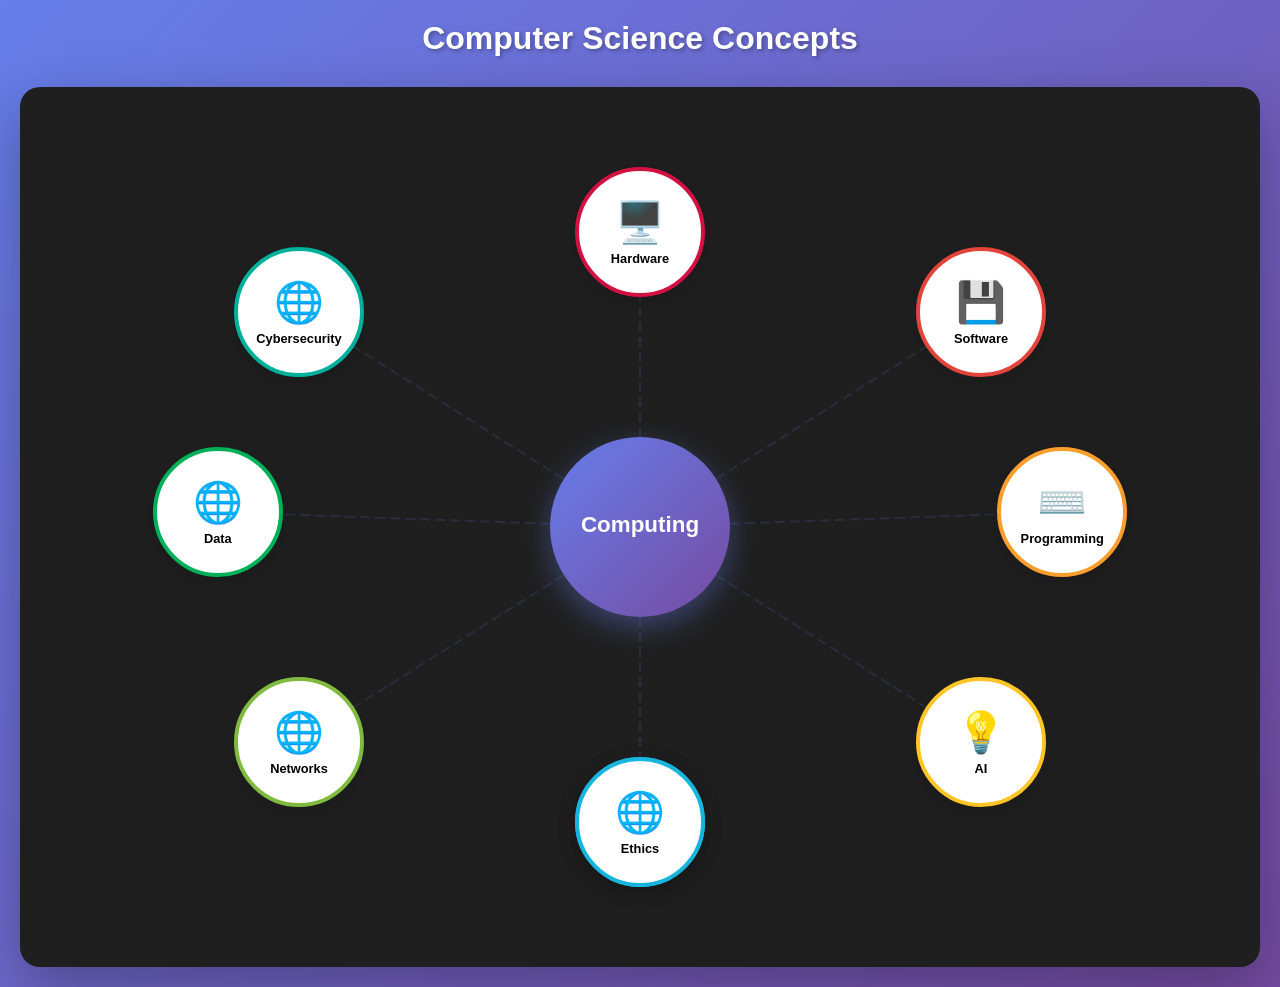
<file: cs-info-flowchart.html>
<!DOCTYPE html>
<html lang="en">
<head>
    <meta charset="UTF-8">
    <meta name="viewport" content="width=device-width, initial-scale=1.0">
    <title>CS Concepts - Relationship Visualization</title>

<!-- ===============================
                CSS 
===============================. -->
    <style>
        * {
            margin: 0;
            padding: 0;
            box-sizing: border-box;
        }
        
        body {
            font-family: 'Segoe UI', Tahoma, Geneva, Verdana, sans-serif;
            background: linear-gradient(135deg, #667eea 0%, #764ba2 100%);
            min-height: 100vh;
            padding: 20px;
            display: flex;
            flex-direction: column;
            align-items: center;
        }
        
        h1 {
            color: white;
            text-align: center;
            margin-bottom: 30px;
            font-size: 2em;
            text-shadow: 2px 2px 4px rgba(0,0,0,0.3);
        }
        
        .container {
            background: #1f1f1f;
            border-radius: 20px;
            padding: 40px;
            box-shadow: 0 20px 60px rgba(0,0,0,0.3);
            max-width: 1400px;
            width: 100%;
            position: relative;
        }
        
        .diagram {
            position: relative;
            width: 100%;
            height: 800px;
        }
        
        .central-node {
            position: absolute;
            left: 50%;
            top: 50%;
            transform: translate(-50%, -50%);
            width: 180px;
            height: 180px;
            background: linear-gradient(135deg, #667eea 0%, #764ba2 100%);
            border-radius: 50%;
            display: flex;
            flex-direction: column;
            align-items: center;
            justify-content: center;
            color: white;
            font-weight: bold;
            font-size: 1.4em;
            box-shadow: 0 10px 30px rgba(102, 126, 234, 0.4);
            z-index: 10;
        }
        
        .central-node .subtitle {
            font-size: 0.5em;
            font-weight: normal;
            margin-top: 5px;
            opacity: 0.9;
        }
        
        #display-box {
            position: absolute;
            left: 50%;
            top: 72%;
            transform: translate(-50%, -50%);
            width: 650px;
            min-height: 350px;
            background: #1e1e1e;
            color: #d4d4d4;
            padding: 25px;
            border-radius: 12px;
            box-shadow: 0 15px 45px rgba(0,0,0,0.4);
            border: 1px solid #333;
            font-family: 'Consolas', 'Monaco', 'Courier New', monospace;
            font-size: 0.9em;
            line-height: 1.4;
            z-index: 20;
            opacity: 0;
            transition: opacity 0.3s ease, transform 0.3s ease;
            pointer-events: none;
            display: flex;
            flex-direction: column;
        }

        #display-box.show {
            opacity: 1;
            transform: translate(-50%, -52%);
        }

        #display-box h4 {
            color: #667eea;
            margin-bottom: 10px;
            border-bottom: 1px solid #333;
            padding-bottom: 5px;
            font-family: 'Segoe UI', sans-serif;
        }

        .flowchart-svg {
            width: 100%;
            height: 200px;
            margin-top: 10px;
        }
        .flowchart-svg text {
            font-family: 'Segoe UI', sans-serif;
            font-size: 11px;
            fill: #d4d4d4;
        }
        .flow-rect { fill: #2d2d2d; stroke: #667eea; stroke-width: 1.5; }
        .flow-diamond { fill: #2d2d2d; stroke: #2ecc71; stroke-width: 1.5; }
        .flow-arrow { stroke: #667eea; stroke-width: 1.5; fill: none; marker-end: url(#arrowhead); }

        .datatype-table {
            width: 100%;
            border-collapse: collapse;
            margin-top: 10px;
            font-family: 'Segoe UI', sans-serif;
            background: #252526;
            color: #d4d4d4;
        }
        .datatype-table th, .datatype-table td {
            border: 1px solid #3e3e42;
            padding: 8px;
            text-align: left;
        }
        .datatype-table th { background-color: #333333; color: #667eea; }
        
        .concept-node {
            position: absolute;
            width: 130px;
            height: 130px;
            background: white;
            border: 4px solid #667eea;
            border-radius: 50%;
            display: flex;
            flex-direction: column;
            align-items: center;
            justify-content: center;
            text-align: center;
            box-shadow: 0 5px 20px rgba(0,0,0,0.15);
            cursor: pointer;
            transition: all 0.3s ease;
            z-index: 5;
        }
        
        .concept-node:hover { transform: scale(1.1); }
        .concept-node .icon { font-size: 2.5em; margin-bottom: 5px; }
        .concept-node h3 { font-size: 0.8em; margin: 0; font-weight: bold; }
        
        /*

        Palette:    
            - d11141
            - e2443b
            - f37735
            - f99e2d
            - ffc425
            - 80bb3f
            - 00b159
            - 00b09a
            - 17b5de
        */

        #hardware { left: 50%; top: 5%; transform: translateX(-50%); border-color: #d11141; }
            #cpu { left: 50%; top: 5%; transform: translateX(-50%); border-color: #d11141; }
        #software { right: 15%; top: 15%; border-color: #e2443b; }
        #programming { right: 8%; top: 40%; border-color: #f99e2d; }
        #ai { right: 15%; bottom: 15%; border-color: #ffc425; }
        #networks { left: 15%; bottom: 15%; border-color: #80bb3f; }
        #data { left: 8%; top: 40%; border-color: #00b159; }
        #cybersecurity { left: 15%; top: 15%; border-color: #00b09a; }
        #ethics { left: 50%; bottom: 5%; transform: translateX(-50%); border-color: #17b5de; }

        svg#connections-svg {
            position: absolute;
            top: 0;
            left: 0;
            width: 100%;
            height: 100%;
            pointer-events: none;
            z-index: 1;
        }
        
        .connection-line {
            stroke: #667eea;
            stroke-width: 2;
            fill: none;
            opacity: 0.15;
            stroke-dasharray: 10, 5;
            transition: all 0.3s ease;
        }
        
        .connection-line.active {
            opacity: 1;
            stroke-width: 4;
            animation: flow 1s linear infinite;
        }
        
        @keyframes flow {
            from { stroke-dashoffset: 30; }
            to { stroke-dashoffset: 0; }
        }

        #memory-container {
            position: absolute;
            top: 20px;
            right: 20px;
            background: rgba(30, 30, 30, 0.95);
            padding: 15px;
            border-radius: 8px;
            opacity: 0;
            transition: opacity 0.3s ease;
            pointer-events: none;
            z-index: 20;
            border: 2px solid #e74c3c;
            display: flex;
            flex-direction: column;
            gap: 10px;
        }

        .memory-cell {
            width: 45px;
            height: 45px;
            background: #444;
            font-size: 9px;
            color: #eee;
            display: flex;
            flex-direction: column;
            align-items: center;
            justify-content: center;
            border-radius: 2px;
            font-family: monospace;
            text-align: center;
        }
        .memory-cell .addr { opacity: 0.6; font-size: 7px; }
        .memory-cell .val { font-weight: bold; margin-top: 2px; }
        .memory-cell.age { background: #e74c3c; color: white; }
        .memory-cell.grade { background: #3498db; color: white; }

        .memory-legend {
            font-size: 10px;
            color: white;
            display: flex;
            gap: 10px;
            border-top: 1px solid #444;
            padding-top: 8px;
        }
        .legend-item { display: flex; align-items: center; gap: 5px; }
        .legend-color { width: 10px; height: 10px; border-radius: 2px; }

    </style>
</head>

<!-- ===============================
            Content
=============================== -->

<body>
    <h1>Computer Science Concepts</h1>
    
    <div class="container">
        <div class="diagram" id="diagram-area">
            <svg id="connections-svg"></svg>
            
            <div class="central-node" id="central">
                <div>Computing</div>
                <div class="subtitle"></div>
            </div>

            <div id="display-box">
                <h4 id="display-title">Concept Details</h4>
                <div id="display-content"></div>
            </div>
            
            <!-- ===============================
                        Nodes
                        
            <div class="concept-node" id="CONCEPT_NAME" data-title="CONCEPT_TITLE" data-tooltip-type="TYPE" data-content="">
                <div class="icon">ICON</div>
                <h3>CONCEPT_NAME</h3>
            </div>
            =============================== -->

            <!-- LAYER ONE -->
            <!-- Hardware Node -->
            <div class="concept-node" id="hardware" data-title="Hardware" data-tooltip-type="code" layer="1" data-content=
                                                                                    "Variables map to memory addresses in RAM.

                                                                                    int age = 25;        // 4 bytes (0x00 to 0x03)
                                                                                    char grade = 'A';    // 1 byte (0x04)

                                                                                    The grid on the right shows how these are laid out in RAM.">
                <div class="icon">🖥️</div>
                <h3>Hardware</h3>
            </div>

            <!-- Software Node -->
            <div class="concept-node" id="software" data-title="Software" data-tooltip-type="TYPE" layer="1" data-content="a">
                <div class="icon">💾</div>
                <h3>Software</h3>
            </div>

            <!-- Programming Node -->
            <div class="concept-node" id="programming" data-title="Programming" data-tooltip-type="TYPE" layer="1" data-content="a">
                <div class="icon">⌨️</div>
                <h3>Programming</h3>
            </div>

            <!-- AI Node -->
            <div class="concept-node" id="ai" data-title="AI" data-tooltip-type="TYPE" layer="1" data-content="a">
                <div class="icon">💡</div>
                <h3>AI</h3>
            </div>

            <!-- Networks Node -->
            <div class="concept-node" id="networks" data-title="Networks" data-tooltip-type="TYPE" layer="1" data-content="a">
                <div class="icon">🌐</div>
                <h3>Networks</h3>
            </div>

            <!-- Cybersecurity Node -->
            <div class="concept-node" id="cybersecurity" data-title="Cybersecurity" data-tooltip-type="TYPE" layer="1" data-content="a">
                <div class="icon">🌐</div>
                <h3>Cybersecurity</h3>
            </div>

            <!-- Data Node -->
            <div class="concept-node" id="data" data-title="Data" data-tooltip-type="TYPE" layer="1" data-content="a">
                <div class="icon">🌐</div>
                <h3>Data</h3>
            </div>

            <!-- Ethics Node -->
            <div class="concept-node" id="ethics" data-title="Ethics" data-tooltip-type="TYPE" layer="1" data-content="a">
                <div class="icon">🌐</div>
                <h3>Ethics</h3>
            </div>


            <!-- LAYER Two -->
             <div class="concept-node" id="ethics" data-title="Ethics" data-tooltip-type="TYPE" layer="1" data-content="a">
                <div class="icon">🌐</div>
                <h3>Ethics</h3>
            </div>

        </div>
    </div>

    <script>
        const svg = document.getElementById('connections-svg');
        const central = document.getElementById('central');
        const concepts = ['hardware', 'software', 'programming', 'ai', 'networks', 'data', 'cybersecurity', 'ethics'];
        const displayBox = document.getElementById('display-box');
        const displayTitle = document.getElementById('display-title');
        const displayContent = document.getElementById('display-content');

        // Memory Grid
        const memContainer = document.createElement('div');
        memContainer.id = 'memory-container';
        const grid = document.createElement('div');
        grid.style.display = 'grid';
        grid.style.gridTemplateColumns = 'repeat(4, 45px)';
        grid.style.gap = '4px';
        
        for(let i=0; i<16; i++) {
            const cell = document.createElement('div');
            cell.className = 'memory-cell';
            const addr = '0x' + i.toString(16).toUpperCase().padStart(2, '0');
            let valText = '';
            if(i < 4) { cell.classList.add('age'); valText = 'age'; }
            else if(i === 4) { cell.classList.add('grade'); valText = 'grade'; }
            cell.innerHTML = `<span class="addr">${addr}</span><span class="val">${valText}</span>`;
            grid.appendChild(cell);
        }
        
        const legend = document.createElement('div');
        legend.className = 'memory-legend';
        legend.innerHTML = `
            <div class="legend-item"><div class="legend-color" style="background:#e74c3c"></div> age (4B)</div>
            <div class="legend-item"><div class="legend-color" style="background:#3498db"></div> grade (1B)</div>
        `;
        memContainer.appendChild(grid);
        memContainer.appendChild(legend);
        document.getElementById('diagram-area').appendChild(memContainer);

        // Draw connections
        //  between Nodes
        function drawConnections() {
            const centralRect = central.getBoundingClientRect();
            const containerRect = svg.getBoundingClientRect();
            const cx = centralRect.left + centralRect.width / 2 - containerRect.left;
            const cy = centralRect.top + centralRect.height / 2 - containerRect.top;
            svg.innerHTML = '';
            concepts.forEach(id => {
                const elem = document.getElementById(id);
                const rect = elem.getBoundingClientRect();
                const ex = rect.left + rect.width / 2 - containerRect.left;
                const ey = rect.top + rect.height / 2 - containerRect.top;
                const line = document.createElementNS('http://www.w3.org/2000/svg', 'line');
                line.setAttribute('x1', cx); line.setAttribute('y1', cy);
                line.setAttribute('x2', ex); line.setAttribute('y2', ey);
                line.setAttribute('class', 'connection-line');
                line.setAttribute('id', 'line-' + id);
                svg.appendChild(line);
            });
        }

        document.querySelectorAll('.concept-node').forEach(node => {
            node.addEventListener('mouseenter', function() {
                document.getElementById('line-' + this.id)?.classList.add('active');
                displayTitle.innerText = this.getAttribute('data-title');
                const type = this.getAttribute('data-tooltip-type');
                const content = this.getAttribute('data-content');
                if (type === 'html') {
                    displayContent.innerHTML = content;
                    displayBox.style.whiteSpace = 'normal';
                } else {
                    displayContent.textContent = content;
                    displayBox.style.whiteSpace = 'pre-wrap';
                }
                displayBox.classList.add('show');
                if(this.id === 'hardware') memContainer.style.opacity = '1';
            });
            node.addEventListener('mouseleave', function() {
                document.getElementById('line-' + this.id)?.classList.remove('active');
                displayBox.classList.remove('show');
                if(this.id === 'hardware') memContainer.style.opacity = '0';
            });
        });

        drawConnections();
        window.addEventListener('resize', drawConnections);
    </script>
</body>
</html>
</file>
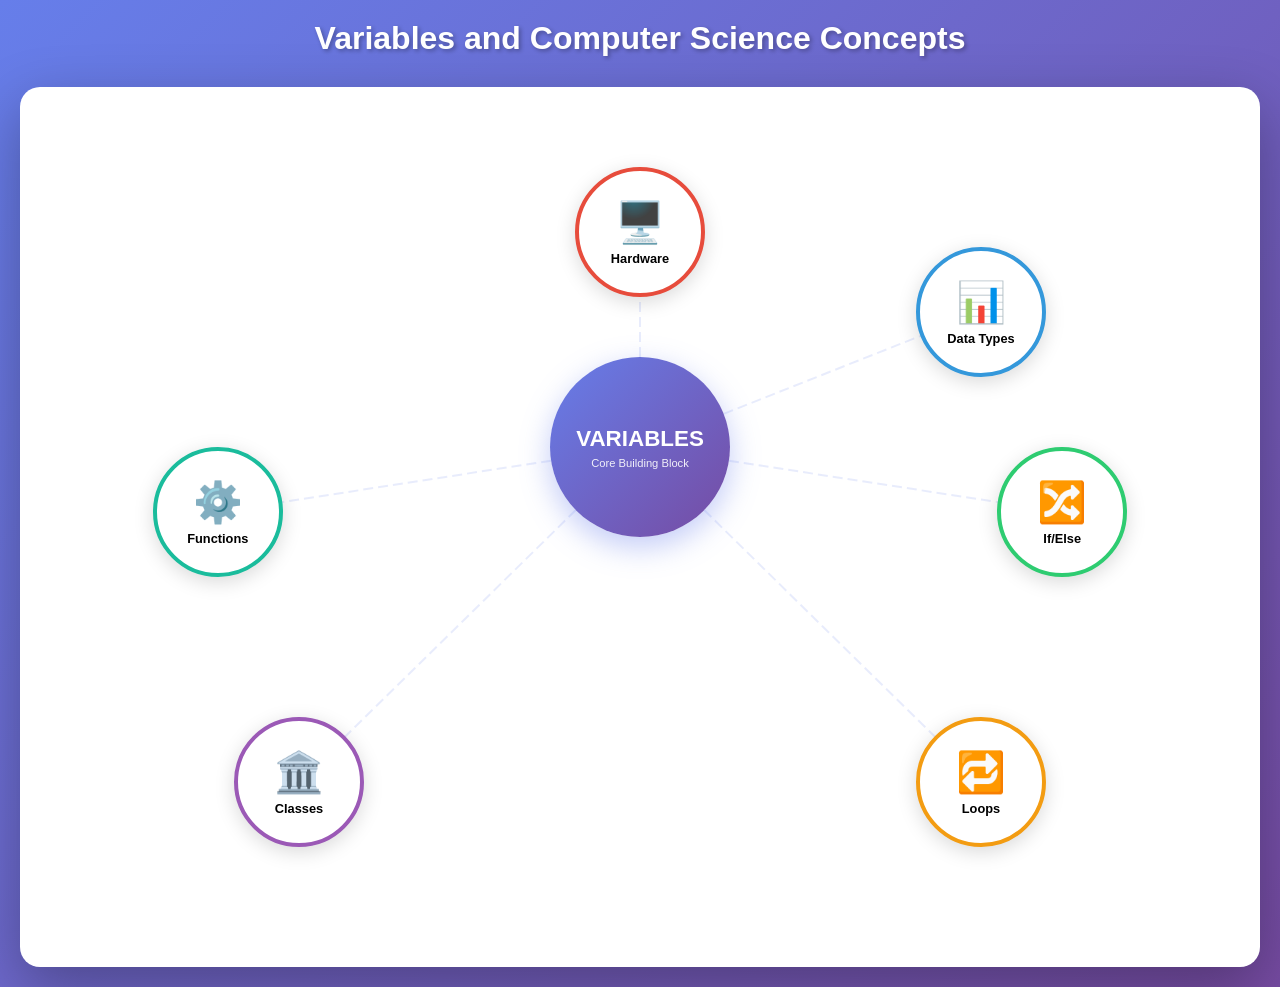
<file: variables_loops_flowchart.html>
<!DOCTYPE html>
<html lang="en">
<head>
    <meta charset="UTF-8">
    <meta name="viewport" content="width=device-width, initial-scale=1.0">
    <title>Variables and CS Concepts - Relationship Visualization</title>
    <style>
        * {
            margin: 0;
            padding: 0;
            box-sizing: border-box;
        }
        
        body {
            font-family: 'Segoe UI', Tahoma, Geneva, Verdana, sans-serif;
            background: linear-gradient(135deg, #667eea 0%, #764ba2 100%);
            min-height: 100vh;
            padding: 20px;
            display: flex;
            flex-direction: column;
            align-items: center;
        }
        
        h1 {
            color: white;
            text-align: center;
            margin-bottom: 30px;
            font-size: 2em;
            text-shadow: 2px 2px 4px rgba(0,0,0,0.3);
        }
        
        .container {
            background: white;
            border-radius: 20px;
            padding: 40px;
            box-shadow: 0 20px 60px rgba(0,0,0,0.3);
            max-width: 1400px;
            width: 100%;
            position: relative;
        }
        
        .diagram {
            position: relative;
            width: 100%;
            height: 800px;
        }
        
        .central-node {
            position: absolute;
            left: 50%;
            top: 40%;
            transform: translate(-50%, -50%);
            width: 180px;
            height: 180px;
            background: linear-gradient(135deg, #667eea 0%, #764ba2 100%);
            border-radius: 50%;
            display: flex;
            flex-direction: column;
            align-items: center;
            justify-content: center;
            color: white;
            font-weight: bold;
            font-size: 1.4em;
            box-shadow: 0 10px 30px rgba(102, 126, 234, 0.4);
            z-index: 10;
        }
        
        .central-node .subtitle {
            font-size: 0.5em;
            font-weight: normal;
            margin-top: 5px;
            opacity: 0.9;
        }
        
        #display-box {
            position: absolute;
            left: 50%;
            top: 72%;
            transform: translate(-50%, -50%);
            width: 650px;
            min-height: 350px;
            background: #1e1e1e;
            color: #d4d4d4;
            padding: 25px;
            border-radius: 12px;
            box-shadow: 0 15px 45px rgba(0,0,0,0.4);
            border: 1px solid #333;
            font-family: 'Consolas', 'Monaco', 'Courier New', monospace;
            font-size: 0.9em;
            line-height: 1.4;
            z-index: 20;
            opacity: 0;
            transition: opacity 0.3s ease, transform 0.3s ease;
            pointer-events: none;
            display: flex;
            flex-direction: column;
        }

        #display-box.show {
            opacity: 1;
            transform: translate(-50%, -52%);
        }

        #display-box h4 {
            color: #667eea;
            margin-bottom: 10px;
            border-bottom: 1px solid #333;
            padding-bottom: 5px;
            font-family: 'Segoe UI', sans-serif;
        }

        .flowchart-svg {
            width: 100%;
            height: 200px;
            margin-top: 10px;
        }
        .flowchart-svg text {
            font-family: 'Segoe UI', sans-serif;
            font-size: 11px;
            fill: #d4d4d4;
        }
        .flow-rect { fill: #2d2d2d; stroke: #667eea; stroke-width: 1.5; }
        .flow-diamond { fill: #2d2d2d; stroke: #2ecc71; stroke-width: 1.5; }
        .flow-arrow { stroke: #667eea; stroke-width: 1.5; fill: none; marker-end: url(#arrowhead); }

        .datatype-table {
            width: 100%;
            border-collapse: collapse;
            margin-top: 10px;
            font-family: 'Segoe UI', sans-serif;
            background: #252526;
            color: #d4d4d4;
        }
        .datatype-table th, .datatype-table td {
            border: 1px solid #3e3e42;
            padding: 8px;
            text-align: left;
        }
        .datatype-table th { background-color: #333333; color: #667eea; }
        
        .concept-node {
            position: absolute;
            width: 130px;
            height: 130px;
            background: white;
            border: 4px solid #667eea;
            border-radius: 50%;
            display: flex;
            flex-direction: column;
            align-items: center;
            justify-content: center;
            text-align: center;
            box-shadow: 0 5px 20px rgba(0,0,0,0.15);
            cursor: pointer;
            transition: all 0.3s ease;
            z-index: 5;
        }
        
        .concept-node:hover { transform: scale(1.1); }
        .concept-node .icon { font-size: 2.5em; margin-bottom: 5px; }
        .concept-node h3 { font-size: 0.8em; margin: 0; font-weight: bold; }
        
        #hardware { left: 50%; top: 5%; transform: translateX(-50%); border-color: #e74c3c; }
        #datatypes { right: 15%; top: 15%; border-color: #3498db; }
        #ifelse { right: 8%; top: 40%; border-color: #2ecc71; }
        #repetition { right: 15%; bottom: 10%; border-color: #f39c12; }
        #classes { left: 15%; bottom: 10%; border-color: #9b59b6; }
        #functions { left: 8%; top: 40%; border-color: #1abc9c; }

        svg#connections-svg {
            position: absolute;
            top: 0;
            left: 0;
            width: 100%;
            height: 100%;
            pointer-events: none;
            z-index: 1;
        }
        
        .connection-line {
            stroke: #667eea;
            stroke-width: 2;
            fill: none;
            opacity: 0.15;
            stroke-dasharray: 10, 5;
            transition: all 0.3s ease;
        }
        
        .connection-line.active {
            opacity: 1;
            stroke-width: 4;
            animation: flow 1s linear infinite;
        }
        
        @keyframes flow {
            from { stroke-dashoffset: 30; }
            to { stroke-dashoffset: 0; }
        }

        #memory-container {
            position: absolute;
            top: 20px;
            right: 20px;
            background: rgba(30, 30, 30, 0.95);
            padding: 15px;
            border-radius: 8px;
            opacity: 0;
            transition: opacity 0.3s ease;
            pointer-events: none;
            z-index: 20;
            border: 2px solid #e74c3c;
            display: flex;
            flex-direction: column;
            gap: 10px;
        }

        .memory-cell {
            width: 45px;
            height: 45px;
            background: #444;
            font-size: 9px;
            color: #eee;
            display: flex;
            flex-direction: column;
            align-items: center;
            justify-content: center;
            border-radius: 2px;
            font-family: monospace;
            text-align: center;
        }
        .memory-cell .addr { opacity: 0.6; font-size: 7px; }
        .memory-cell .val { font-weight: bold; margin-top: 2px; }
        .memory-cell.age { background: #e74c3c; color: white; }
        .memory-cell.grade { background: #3498db; color: white; }

        .memory-legend {
            font-size: 10px;
            color: white;
            display: flex;
            gap: 10px;
            border-top: 1px solid #444;
            padding-top: 8px;
        }
        .legend-item { display: flex; align-items: center; gap: 5px; }
        .legend-color { width: 10px; height: 10px; border-radius: 2px; }

    </style>
</head>
<body>
    <h1>Variables and Computer Science Concepts</h1>
    
    <div class="container">
        <div class="diagram" id="diagram-area">
            <svg id="connections-svg"></svg>
            
            <div class="central-node" id="central">
                <div>VARIABLES</div>
                <div class="subtitle">Core Building Block</div>
            </div>

            <div id="display-box">
                <h4 id="display-title">Concept Details</h4>
                <div id="display-content"></div>
            </div>
            
            <!-- Nodes -->
            <div class="concept-node" id="hardware" data-title="Hardware Relationship" data-tooltip-type="code" data-content="Variables map to memory addresses in RAM.

int age = 25;        // 4 bytes (0x00 to 0x03)
char grade = 'A';    // 1 byte (0x04)

The grid on the right shows how these are laid out in RAM.">
                <div class="icon">🖥️</div>
                <h3>Hardware</h3>
            </div>

            <div class="concept-node" id="datatypes" data-title="C++ Data Type Sizes" data-tooltip-type="html" data-content="<p>Types define size and range. Typical C++ sizes:</p>
                <table class='datatype-table'>
                    <tr><th>Type</th><th>Size (Bytes)</th><th>Example</th></tr>
                    <tr><td>char</td><td>1</td><td>'A'</td></tr>
                    <tr><td>int</td><td>4</td><td>25</td></tr>
                    <tr><td>float</td><td>4</td><td>19.99f</td></tr>
                    <tr><td>double</td><td>8</td><td>19.9999</td></tr>
                </table>">
                <div class="icon">📊</div>
                <h3>Data Types</h3>
            </div>

            <div class="concept-node" id="ifelse" data-title="Conditional Logic" data-tooltip-type="html" data-content="<div style='font-family:monospace; color:#ce9178; margin-bottom:10px;'>
                int age = 20;<br>
                if (age >= 18) {<br>
                &nbsp;&nbsp;print('Adult');<br>
                } else {<br>
                &nbsp;&nbsp;print('Minor');<br>
                }</div>
                <svg class='flowchart-svg' viewBox='0 0 400 180'>
                    <defs>
                        <marker id='arrowhead' markerWidth='10' markerHeight='7' refX='0' refY='3.5' orient='auto'>
                            <polygon points='0 0, 10 3.5, 0 7' fill='#667eea' />
                        </marker>
                    </defs>
                    <rect x='165' y='5' width='70' height='25' rx='12' class='flow-rect' />
                    <text x='200' y='22' text-anchor='middle'>Start</text>
                    <line x1='200' y1='30' x2='200' y2='50' class='flow-arrow' />
                    <polygon points='200,55 250,80 200,105 150,80' class='flow-diamond' />
                    <text x='200' y='84' text-anchor='middle' style='font-size:9px;'>age >= 18?</text>
                    <line x1='250' y1='80' x2='300' y2='80' class='flow-arrow' />
                    <text x='270' y='75' style='fill:#2ecc71'>True</text>
                    <rect x='300' y='65' width='70' height='30' class='flow-rect' />
                    <text x='335' y='84' text-anchor='middle'>'Adult'</text>
                    <line x1='150' y1='80' x2='100' y2='80' class='flow-arrow' />
                    <text x='115' y='75' style='fill:#e74c3c'>False</text>
                    <rect x='30' y='65' width='70' height='30' class='flow-rect' />
                    <text x='65' y='84' text-anchor='middle'>'Minor'</text>
                    <path d='M335,95 L335,130 L200,130' class='flow-arrow' />
                    <path d='M65,95 L65,130 L200,130' class='flow-arrow' />
                    <rect x='165' y='145' width='70' height='25' rx='12' class='flow-rect' />
                    <text x='200' y='162' text-anchor='middle'>End</text>
                    <line x1='200' y1='130' x2='200' y2='145' class='flow-arrow' />
                </svg>">
                <div class="icon">🔀</div>
                <h3>If/Else</h3>
            </div>

            <div class="concept-node" id="repetition" data-title="Loops & Repetition" data-tooltip-type="html" data-content="<div style='font-family:monospace; color:#ce9178; margin-bottom:10px;'>
                for (int i = 0; i < 5; i++) {<br>
                &nbsp;&nbsp;print('Iteration: ' + i);<br>
                }</div>
                <svg class='flowchart-svg' viewBox='0 0 400 200'>
                    <defs>
                        <marker id='arrowhead' markerWidth='10' markerHeight='7' refX='0' refY='3.5' orient='auto'>
                            <polygon points='0 0, 10 3.5, 0 7' fill='#667eea' />
                        </marker>
                    </defs>
                    <rect x='165' y='5' width='70' height='25' rx='12' class='flow-rect' />
                    <text x='200' y='22' text-anchor='middle'>Start (i=0)</text>
                    <line x1='200' y1='30' x2='200' y2='50' class='flow-arrow' />
                    
                    <polygon points='200,55 250,85 200,115 150,85' class='flow-diamond' />
                    <text x='200' y='90' text-anchor='middle' style='font-size:9px;'>i < 5?</text>
                    
                    <line x1='250' y1='85' x2='300' y2='85' class='flow-arrow' />
                    <text x='270' y='80' style='fill:#2ecc71'>True</text>
                    
                    <rect x='300' y='70' width='85' height='30' class='flow-rect' />
                    <text x='342' y='89' text-anchor='middle'>Print & i++</text>
                    
                    <path d='M342,100 L342,130 L200,130 L200,115' class='flow-arrow' />
                    
                    <line x1='150' y1='85' x2='100' y2='85' class='flow-arrow' />
                    <text x='115' y='80' style='fill:#e74c3c'>False</text>
                    
                    <rect x='30' y='72' width='70' height='25' rx='12' class='flow-rect' />
                    <text x='65' y='89' text-anchor='middle'>Exit</text>
                </svg>">
                <div class="icon">🔁</div>
                <h3>Loops</h3>
            </div>

            <div class="concept-node" id="classes" data-title="Classes & Objects" data-tooltip-type="code" data-content="Instance variables store object state (attributes).

class Student {
    String name;  // Unique to each student
    int age;
}

Student s1 = new Student();
s1.name = 'Alice';">
                <div class="icon">🏛️</div>
                <h3>Classes</h3>
            </div>

            <div class="concept-node" id="functions" data-title="Functions & Scope" data-tooltip-type="code" data-content="Variables are passed as parameters and returned.

void greet(String name) {
    print('Hello ' + name);
}

int add(int a, int b) {
    return a + b;
}">
                <div class="icon">⚙️</div>
                <h3>Functions</h3>
            </div>
        </div>
    </div>
    
    <script>
        const svg = document.getElementById('connections-svg');
        const central = document.getElementById('central');
        const concepts = ['hardware', 'datatypes', 'ifelse', 'repetition', 'classes', 'functions'];
        const displayBox = document.getElementById('display-box');
        const displayTitle = document.getElementById('display-title');
        const displayContent = document.getElementById('display-content');

        // Memory Grid
        const memContainer = document.createElement('div');
        memContainer.id = 'memory-container';
        const grid = document.createElement('div');
        grid.style.display = 'grid';
        grid.style.gridTemplateColumns = 'repeat(4, 45px)';
        grid.style.gap = '4px';
        
        for(let i=0; i<16; i++) {
            const cell = document.createElement('div');
            cell.className = 'memory-cell';
            const addr = '0x' + i.toString(16).toUpperCase().padStart(2, '0');
            let valText = '';
            if(i < 4) { cell.classList.add('age'); valText = 'age'; }
            else if(i === 4) { cell.classList.add('grade'); valText = 'grade'; }
            cell.innerHTML = `<span class="addr">${addr}</span><span class="val">${valText}</span>`;
            grid.appendChild(cell);
        }
        
        const legend = document.createElement('div');
        legend.className = 'memory-legend';
        legend.innerHTML = `
            <div class="legend-item"><div class="legend-color" style="background:#e74c3c"></div> age (4B)</div>
            <div class="legend-item"><div class="legend-color" style="background:#3498db"></div> grade (1B)</div>
        `;
        memContainer.appendChild(grid);
        memContainer.appendChild(legend);
        document.getElementById('diagram-area').appendChild(memContainer);

        function drawConnections() {
            const centralRect = central.getBoundingClientRect();
            const containerRect = svg.getBoundingClientRect();
            const cx = centralRect.left + centralRect.width / 2 - containerRect.left;
            const cy = centralRect.top + centralRect.height / 2 - containerRect.top;
            svg.innerHTML = '';
            concepts.forEach(id => {
                const elem = document.getElementById(id);
                const rect = elem.getBoundingClientRect();
                const ex = rect.left + rect.width / 2 - containerRect.left;
                const ey = rect.top + rect.height / 2 - containerRect.top;
                const line = document.createElementNS('http://www.w3.org/2000/svg', 'line');
                line.setAttribute('x1', cx); line.setAttribute('y1', cy);
                line.setAttribute('x2', ex); line.setAttribute('y2', ey);
                line.setAttribute('class', 'connection-line');
                line.setAttribute('id', 'line-' + id);
                svg.appendChild(line);
            });
        }

        document.querySelectorAll('.concept-node').forEach(node => {
            node.addEventListener('mouseenter', function() {
                document.getElementById('line-' + this.id)?.classList.add('active');
                displayTitle.innerText = this.getAttribute('data-title');
                const type = this.getAttribute('data-tooltip-type');
                const content = this.getAttribute('data-content');
                if (type === 'html') {
                    displayContent.innerHTML = content;
                    displayBox.style.whiteSpace = 'normal';
                } else {
                    displayContent.textContent = content;
                    displayBox.style.whiteSpace = 'pre-wrap';
                }
                displayBox.classList.add('show');
                if(this.id === 'hardware') memContainer.style.opacity = '1';
            });
            node.addEventListener('mouseleave', function() {
                document.getElementById('line-' + this.id)?.classList.remove('active');
                displayBox.classList.remove('show');
                if(this.id === 'hardware') memContainer.style.opacity = '0';
            });
        });

        drawConnections();
        window.addEventListener('resize', drawConnections);
    </script>
</body>
</html>
</file>
